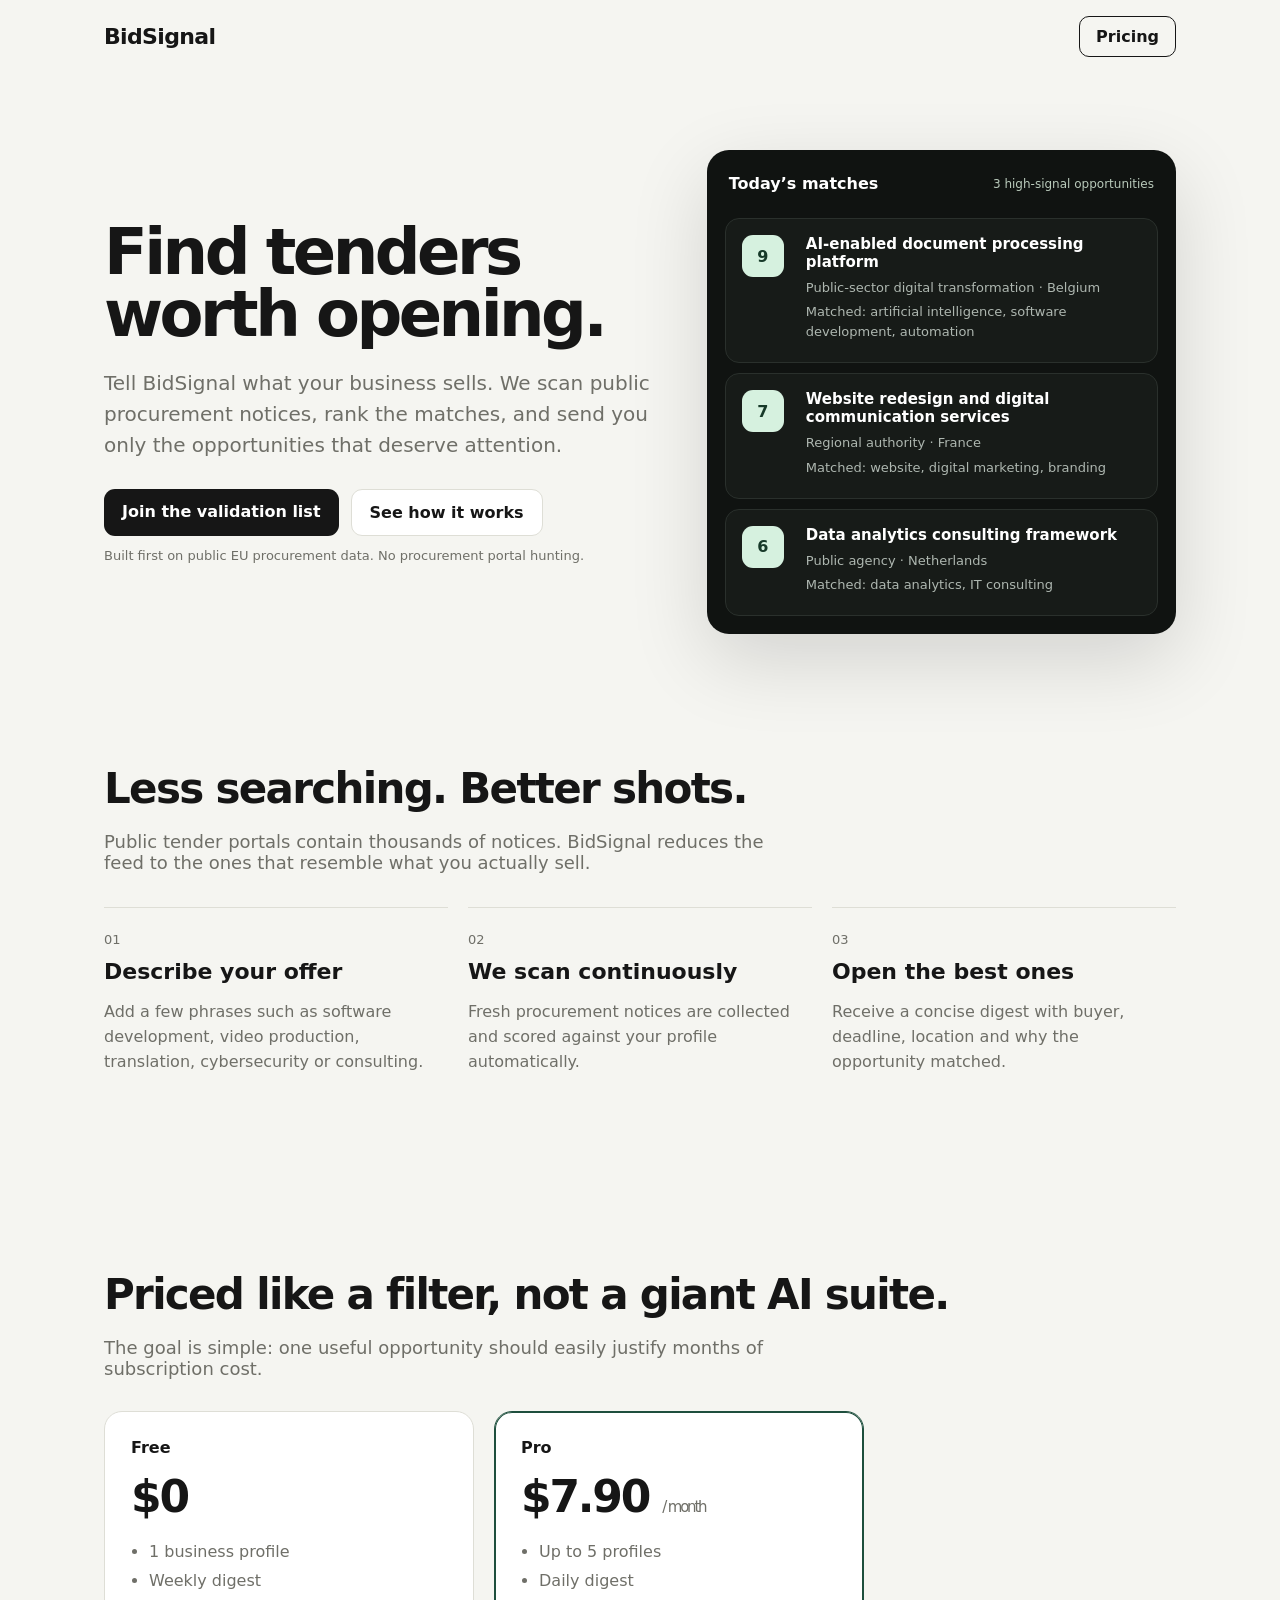
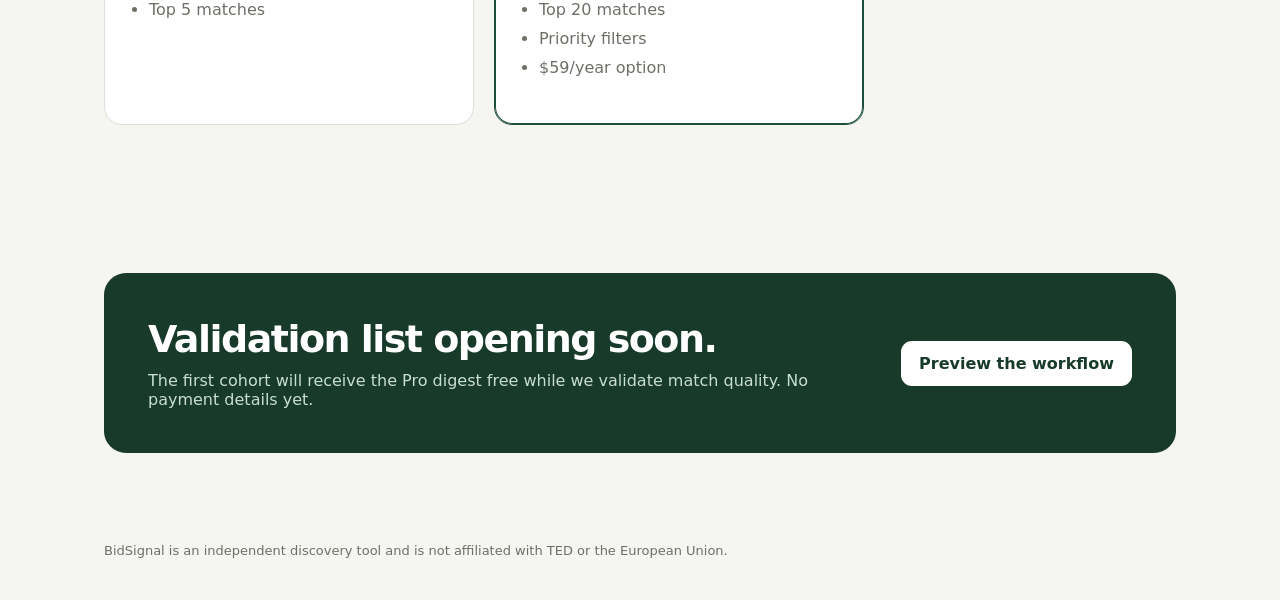
<file: docs/index.html>
<!doctype html>
<html lang="en">
<head>
<meta charset="utf-8"><meta name="viewport" content="width=device-width,initial-scale=1">
<title>BidSignal — Find public tenders worth opening</title>
<meta name="description" content="BidSignal scans public procurement notices and sends small businesses only the tenders that match what they sell.">
<style>
:root{--bg:#f5f5f1;--ink:#161616;--muted:#6f6f68;--line:#deded6;--card:#fff;--accent:#1e4f3d}*{box-sizing:border-box}body{margin:0;background:var(--bg);color:var(--ink);font-family:Inter,ui-sans-serif,system-ui,-apple-system,BlinkMacSystemFont,"Segoe UI",sans-serif}a{color:inherit}.wrap{max-width:1120px;margin:auto;padding:0 24px}nav{height:72px;display:flex;align-items:center;justify-content:space-between}.brand{font-weight:800;letter-spacing:-.03em;font-size:22px}.navcta{padding:10px 16px;border:1px solid var(--ink);border-radius:10px;text-decoration:none;font-weight:650}.hero{padding:78px 0 52px;display:grid;grid-template-columns:1.08fr .92fr;gap:52px;align-items:center}.hero h1{font-size:64px;line-height:.98;letter-spacing:-.055em;margin:0 0 22px;max-width:760px}.hero p{font-size:20px;line-height:1.55;color:var(--muted);max-width:650px;margin:0 0 28px}.actions{display:flex;gap:12px;flex-wrap:wrap}.primary,.secondary{display:inline-block;padding:13px 18px;border-radius:11px;text-decoration:none;font-weight:700}.primary{background:var(--ink);color:#fff}.secondary{border:1px solid var(--line);background:#fff}.note{font-size:13px;color:var(--muted);margin-top:12px}.demo{background:#101311;border-radius:22px;padding:18px;color:#fff;box-shadow:0 26px 80px rgba(0,0,0,.14)}.demohead{display:flex;justify-content:space-between;align-items:center;padding:6px 4px 15px}.status{font-size:12px;color:#b9cabb}.match{background:#171b18;border:1px solid #2a302c;border-radius:14px;padding:16px;margin-top:10px;display:grid;grid-template-columns:50px 1fr;gap:14px}.score{width:42px;height:42px;display:grid;place-items:center;border-radius:11px;background:#d6f1df;color:#173a29;font-weight:800}.match h3{font-size:15px;margin:0 0 7px}.match p{font-size:13px;margin:4px 0;color:#aeb7b0}.section{padding:78px 0}.section h2{font-size:42px;letter-spacing:-.04em;margin:0 0 14px}.lead{color:var(--muted);font-size:18px;max-width:700px}.steps{display:grid;grid-template-columns:repeat(3,1fr);gap:20px;margin-top:34px}.step{padding:24px 0;border-top:1px solid var(--line)}.num{font-size:13px;color:var(--muted)}.step h3{font-size:22px;margin:12px 0 9px}.step p{color:var(--muted);line-height:1.55}.pricing{display:grid;grid-template-columns:1fr 1fr;gap:20px;margin-top:32px;max-width:760px}.plan{background:var(--card);border:1px solid var(--line);border-radius:18px;padding:26px}.plan.pro{border-color:#1e4f3d;box-shadow:inset 0 0 0 1px #1e4f3d}.price{font-size:44px;font-weight:800;letter-spacing:-.05em;margin:14px 0}.price span{font-size:15px;color:var(--muted);font-weight:500}.plan ul{padding-left:18px;color:var(--muted);line-height:1.8}.signup{margin:70px 0 90px;padding:44px;border-radius:22px;background:#173a2b;color:#fff;display:grid;grid-template-columns:1fr auto;gap:24px;align-items:center}.signup h2{font-size:38px;letter-spacing:-.04em;margin:0 0 10px}.signup p{margin:0;color:#c9ded1}.signup a{background:#fff;color:#173a2b;text-decoration:none;padding:13px 18px;border-radius:11px;font-weight:800}footer{padding:0 0 42px;color:var(--muted);font-size:13px}@media(max-width:820px){.hero{grid-template-columns:1fr;padding-top:42px}.hero h1{font-size:48px}.steps,.pricing{grid-template-columns:1fr}.signup{grid-template-columns:1fr}.section{padding:56px 0}}
</style>
</head>
<body>
<div class="wrap">
<nav><div class="brand">BidSignal</div><a class="navcta" href="#pricing">Pricing</a></nav>
<section class="hero">
<div>
<h1>Find tenders worth opening.</h1>
<p>Tell BidSignal what your business sells. We scan public procurement notices, rank the matches, and send you only the opportunities that deserve attention.</p>
<div class="actions"><a class="primary" href="#early">Join the validation list</a><a class="secondary" href="#how">See how it works</a></div>
<div class="note">Built first on public EU procurement data. No procurement portal hunting.</div>
</div>
<div class="demo">
<div class="demohead"><strong>Today’s matches</strong><span class="status">3 high-signal opportunities</span></div>
<div class="match"><div class="score">9</div><div><h3>AI-enabled document processing platform</h3><p>Public-sector digital transformation · Belgium</p><p>Matched: artificial intelligence, software development, automation</p></div></div>
<div class="match"><div class="score">7</div><div><h3>Website redesign and digital communication services</h3><p>Regional authority · France</p><p>Matched: website, digital marketing, branding</p></div></div>
<div class="match"><div class="score">6</div><div><h3>Data analytics consulting framework</h3><p>Public agency · Netherlands</p><p>Matched: data analytics, IT consulting</p></div></div>
</div>
</section>
<section id="how" class="section"><h2>Less searching. Better shots.</h2><p class="lead">Public tender portals contain thousands of notices. BidSignal reduces the feed to the ones that resemble what you actually sell.</p><div class="steps"><div class="step"><div class="num">01</div><h3>Describe your offer</h3><p>Add a few phrases such as software development, video production, translation, cybersecurity or consulting.</p></div><div class="step"><div class="num">02</div><h3>We scan continuously</h3><p>Fresh procurement notices are collected and scored against your profile automatically.</p></div><div class="step"><div class="num">03</div><h3>Open the best ones</h3><p>Receive a concise digest with buyer, deadline, location and why the opportunity matched.</p></div></div></section>
<section id="pricing" class="section"><h2>Priced like a filter, not a giant AI suite.</h2><p class="lead">The goal is simple: one useful opportunity should easily justify months of subscription cost.</p><div class="pricing"><div class="plan"><strong>Free</strong><div class="price">$0</div><ul><li>1 business profile</li><li>Weekly digest</li><li>Top 5 matches</li></ul></div><div class="plan pro"><strong>Pro</strong><div class="price">$7.90 <span>/ month</span></div><ul><li>Up to 5 profiles</li><li>Daily digest</li><li>Top 20 matches</li><li>Priority filters</li><li>$59/year option</li></ul></div></div></section>
<section id="early" class="signup"><div><h2>Validation list opening soon.</h2><p>The first cohort will receive the Pro digest free while we validate match quality. No payment details yet.</p></div><a href="#how">Preview the workflow</a></section>
<footer>BidSignal is an independent discovery tool and is not affiliated with TED or the European Union.</footer>
</div>
</body></html>
</file>
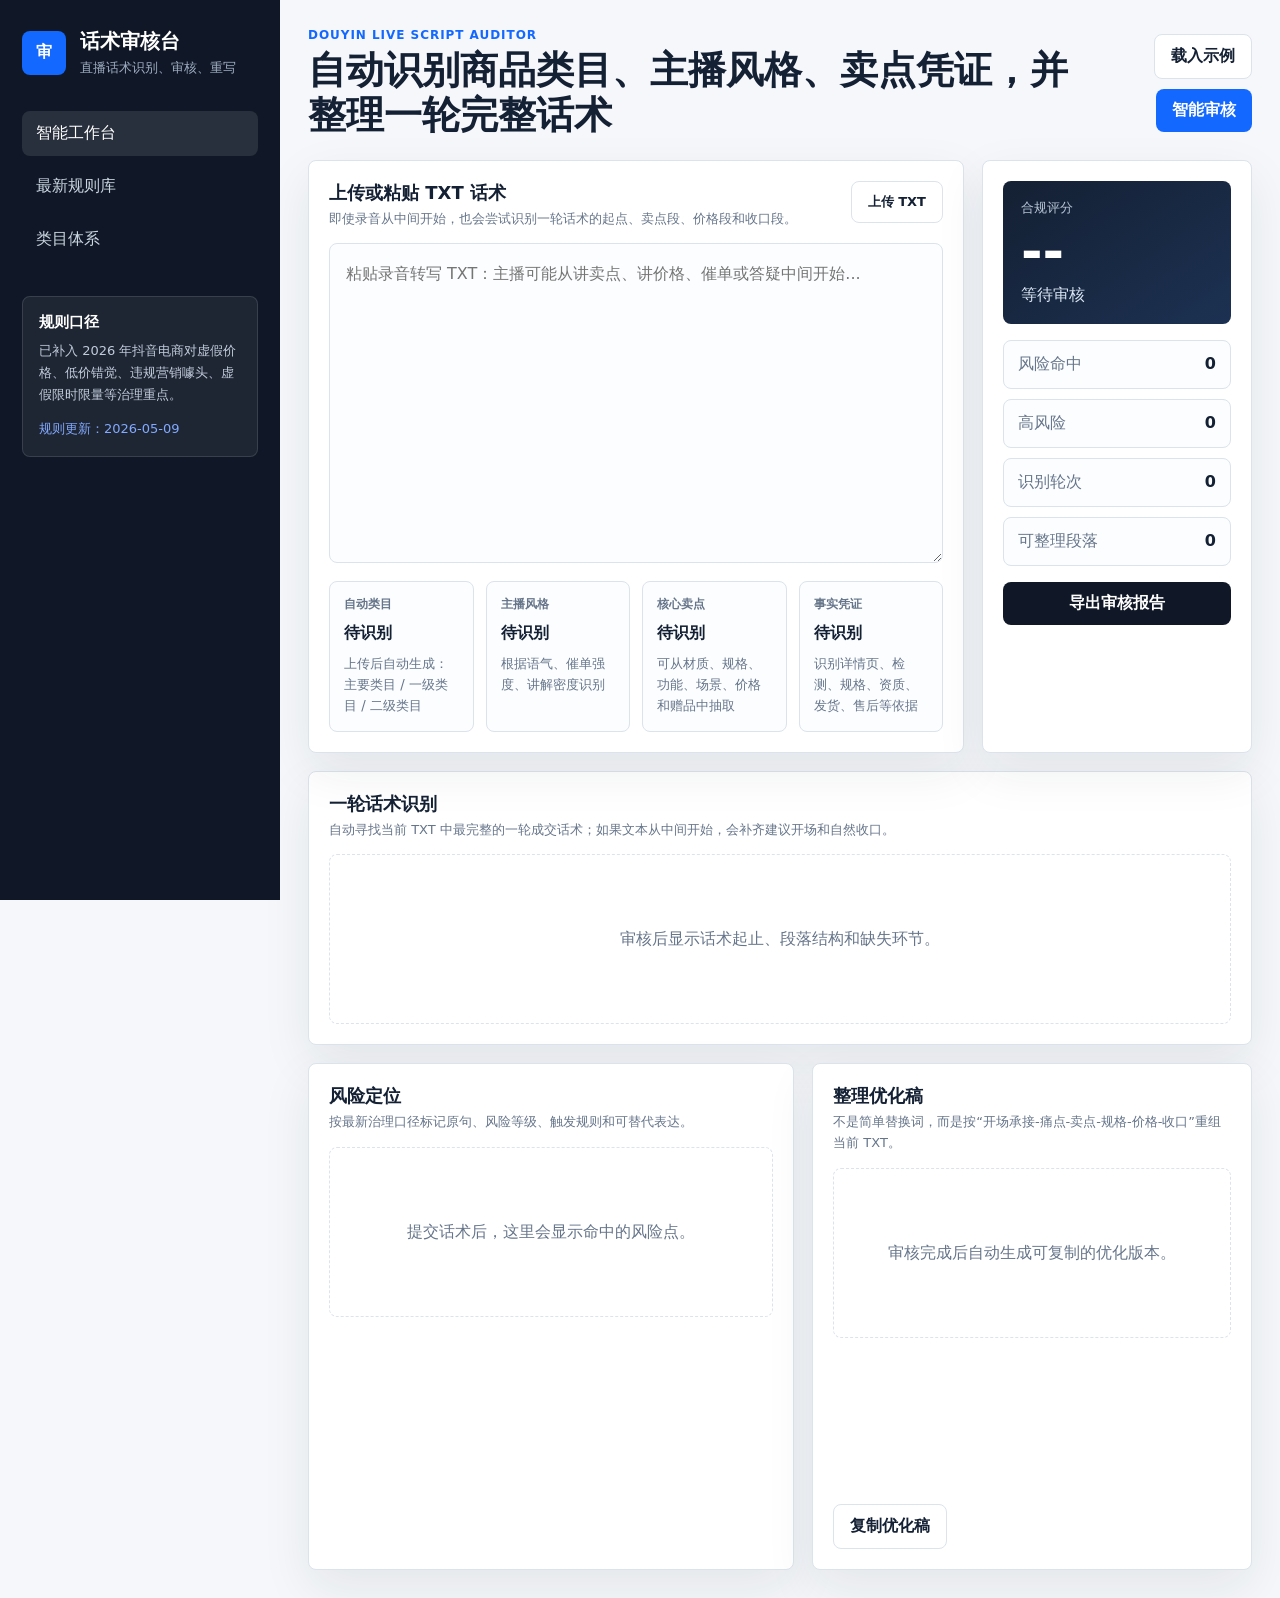
<file: projects/Dy话术审核/index.html>
<!doctype html>
<html lang="zh-CN">
  <head>
    <meta charset="UTF-8" />
    <meta name="viewport" content="width=device-width, initial-scale=1.0" />
    <title>抖音直播话术审核与优化工作台</title>
    <link rel="stylesheet" href="./styles.css" />
  </head>
  <body>
    <main class="app-shell">
      <aside class="sidebar">
        <div class="brand">
          <div class="brand-mark">审</div>
          <div>
            <h1>话术审核台</h1>
            <p>直播话术识别、审核、重写</p>
          </div>
        </div>

        <nav class="nav-list" aria-label="工具模块">
          <button class="nav-item active" data-section="workspace">智能工作台</button>
          <button class="nav-item" data-section="rules">最新规则库</button>
          <button class="nav-item" data-section="taxonomy">类目体系</button>
        </nav>

        <section class="source-box">
          <h2>规则口径</h2>
          <p>已补入 2026 年抖音电商对虚假价格、低价错觉、违规营销噱头、虚假限时限量等治理重点。</p>
          <p class="updated">规则更新：2026-05-09</p>
        </section>
      </aside>

      <section class="main-panel">
        <header class="topbar">
          <div>
            <p class="eyebrow">Douyin Live Script Auditor</p>
            <h2>自动识别商品类目、主播风格、卖点凭证，并整理一轮完整话术</h2>
          </div>
          <div class="topbar-actions">
            <button class="ghost-btn" id="sampleBtn" type="button">载入示例</button>
            <button class="primary-btn" id="auditBtn" type="button">智能审核</button>
          </div>
        </header>

        <section class="section-view active" id="workspace">
          <div class="workspace-grid">
            <section class="input-panel">
              <div class="panel-title">
                <div>
                  <h3>上传或粘贴 TXT 话术</h3>
                  <p>即使录音从中间开始，也会尝试识别一轮话术的起点、卖点段、价格段和收口段。</p>
                </div>
                <label class="file-btn">
                  上传 TXT
                  <input id="fileInput" type="file" accept=".txt,text/plain" />
                </label>
              </div>

              <textarea
                id="scriptInput"
                spellcheck="false"
                placeholder="粘贴录音转写 TXT：主播可能从讲卖点、讲价格、催单或答疑中间开始..."
              ></textarea>

              <div class="auto-grid">
                <article>
                  <span>自动类目</span>
                  <strong id="detectedCategory">待识别</strong>
                  <small id="categoryPath">上传后自动生成：主要类目 / 一级类目 / 二级类目</small>
                </article>
                <article>
                  <span>主播风格</span>
                  <strong id="detectedStyle">待识别</strong>
                  <small id="styleReason">根据语气、催单强度、讲解密度识别</small>
                </article>
                <article>
                  <span>核心卖点</span>
                  <strong id="detectedSellingPoints">待识别</strong>
                  <small>可从材质、规格、功能、场景、价格和赠品中抽取</small>
                </article>
                <article>
                  <span>事实凭证</span>
                  <strong id="detectedProofs">待识别</strong>
                  <small>识别详情页、检测、规格、资质、发货、售后等依据</small>
                </article>
              </div>
            </section>

            <section class="score-panel">
              <div class="score-card">
                <span>合规评分</span>
                <strong id="scoreValue">--</strong>
                <p id="scoreLabel">等待审核</p>
              </div>
              <div class="metric-list">
                <div><span>风险命中</span><strong id="riskCount">0</strong></div>
                <div><span>高风险</span><strong id="highCount">0</strong></div>
                <div><span>识别轮次</span><strong id="roundCount">0</strong></div>
                <div><span>可整理段落</span><strong id="segmentCount">0</strong></div>
              </div>
              <button class="secondary-btn" id="exportBtn" type="button">导出审核报告</button>
            </section>
          </div>

          <section class="round-panel">
            <div class="panel-title compact">
              <h3>一轮话术识别</h3>
              <p>自动寻找当前 TXT 中最完整的一轮成交话术；如果文本从中间开始，会补齐建议开场和自然收口。</p>
            </div>
            <div id="roundMap" class="round-map">
              <div class="empty-state">审核后显示话术起止、段落结构和缺失环节。</div>
            </div>
          </section>

          <section class="result-grid">
            <div class="result-panel">
              <div class="panel-title compact">
                <h3>风险定位</h3>
                <p>按最新治理口径标记原句、风险等级、触发规则和可替代表达。</p>
              </div>
              <div class="risk-list" id="riskList">
                <div class="empty-state">提交话术后，这里会显示命中的风险点。</div>
              </div>
            </div>

            <div class="result-panel">
              <div class="panel-title compact">
                <h3>整理优化稿</h3>
                <p>不是简单替换词，而是按“开场承接-痛点-卖点-规格-价格-收口”重组当前 TXT。</p>
              </div>
              <div class="optimized-output" id="optimizedOutput">
                <div class="empty-state">审核完成后自动生成可复制的优化版本。</div>
              </div>
              <button class="ghost-btn copy-btn" id="copyBtn" type="button">复制优化稿</button>
            </div>
          </section>
        </section>

        <section class="section-view" id="rules">
          <div class="rules-toolbar">
            <h3>抖音直播话术规则库</h3>
            <input id="ruleSearch" type="search" placeholder="搜索：低价错觉、虚假限时、功效、站外交易..." />
          </div>
          <div class="rules-grid" id="rulesGrid"></div>
        </section>

        <section class="section-view" id="taxonomy">
          <div class="rules-toolbar">
            <h3>主要类目 / 一级类目 / 二级类目</h3>
            <input id="taxonomySearch" type="search" placeholder="搜索：保鲜袋、护肤、茶叶、童装..." />
          </div>
          <div class="taxonomy-grid" id="taxonomyGrid"></div>
        </section>
      </section>
    </main>

    <script src="./app.js"></script>
  </body>
</html>
</file>
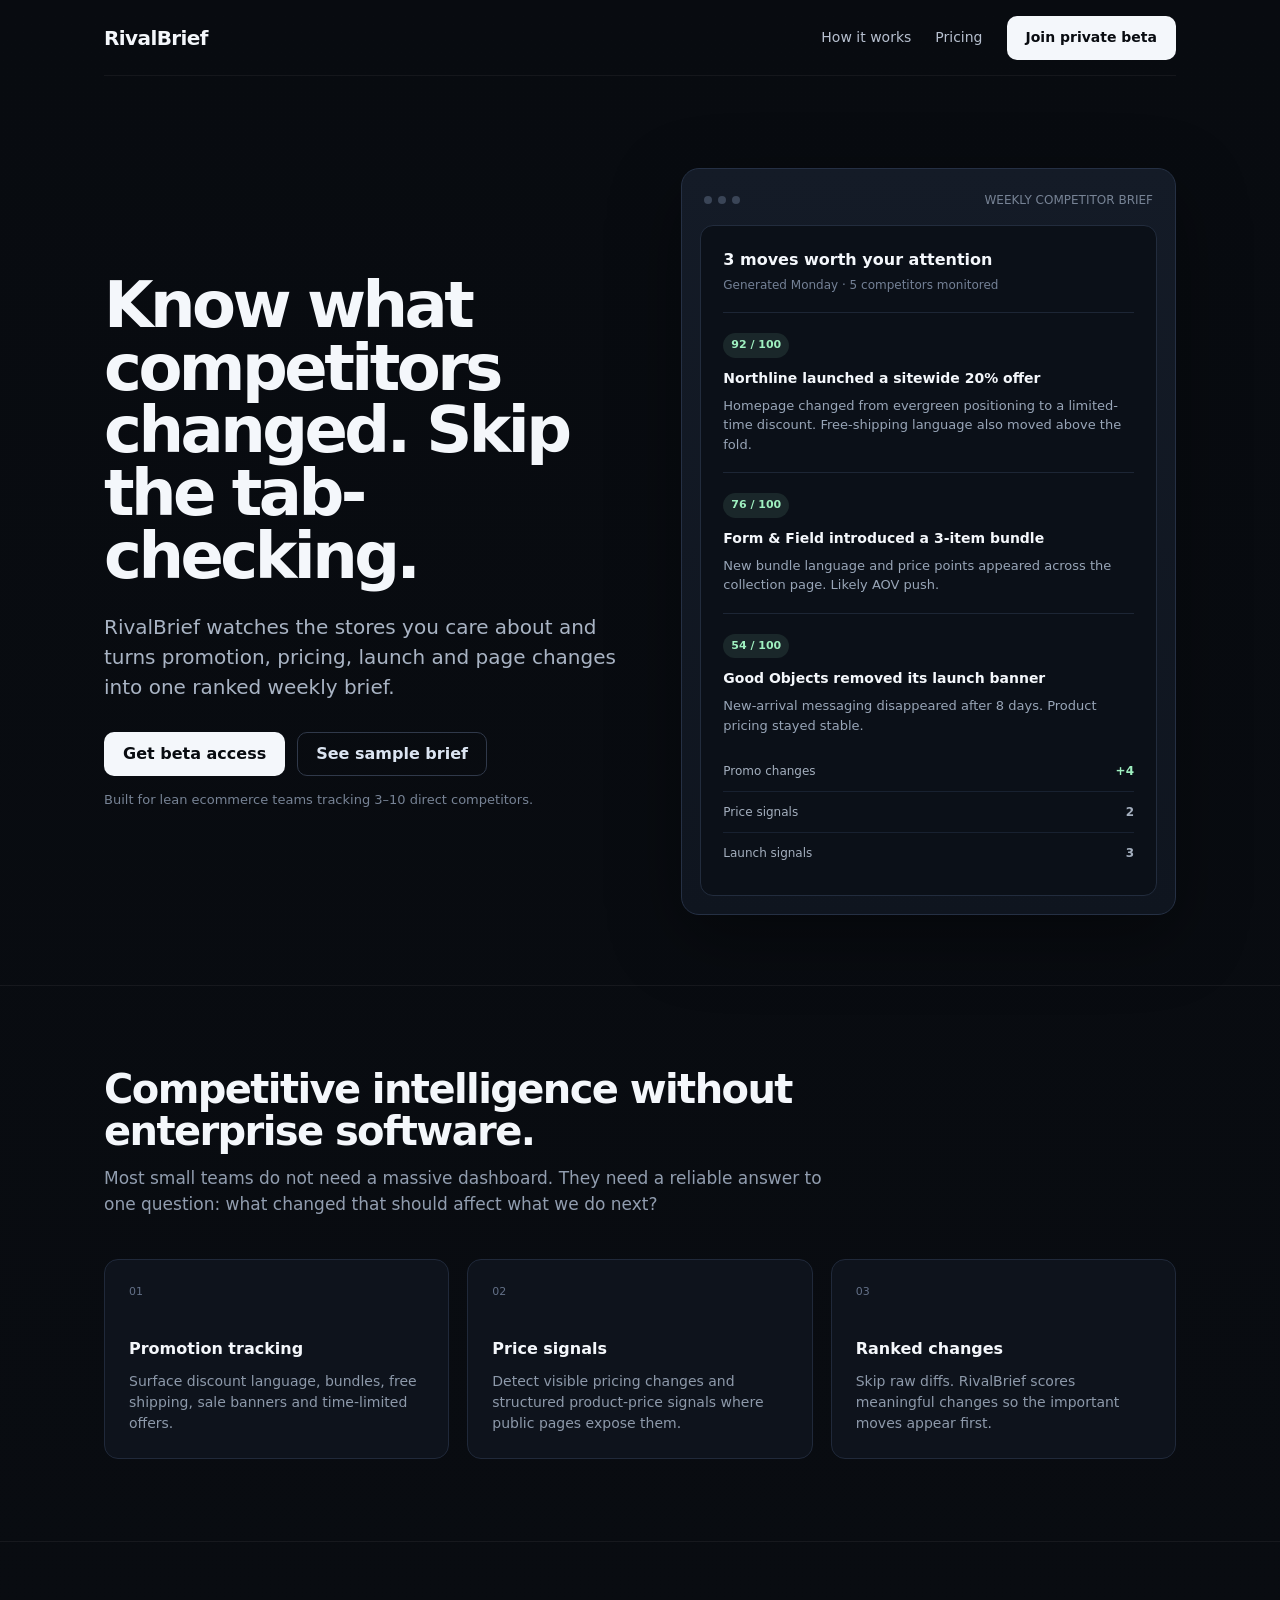
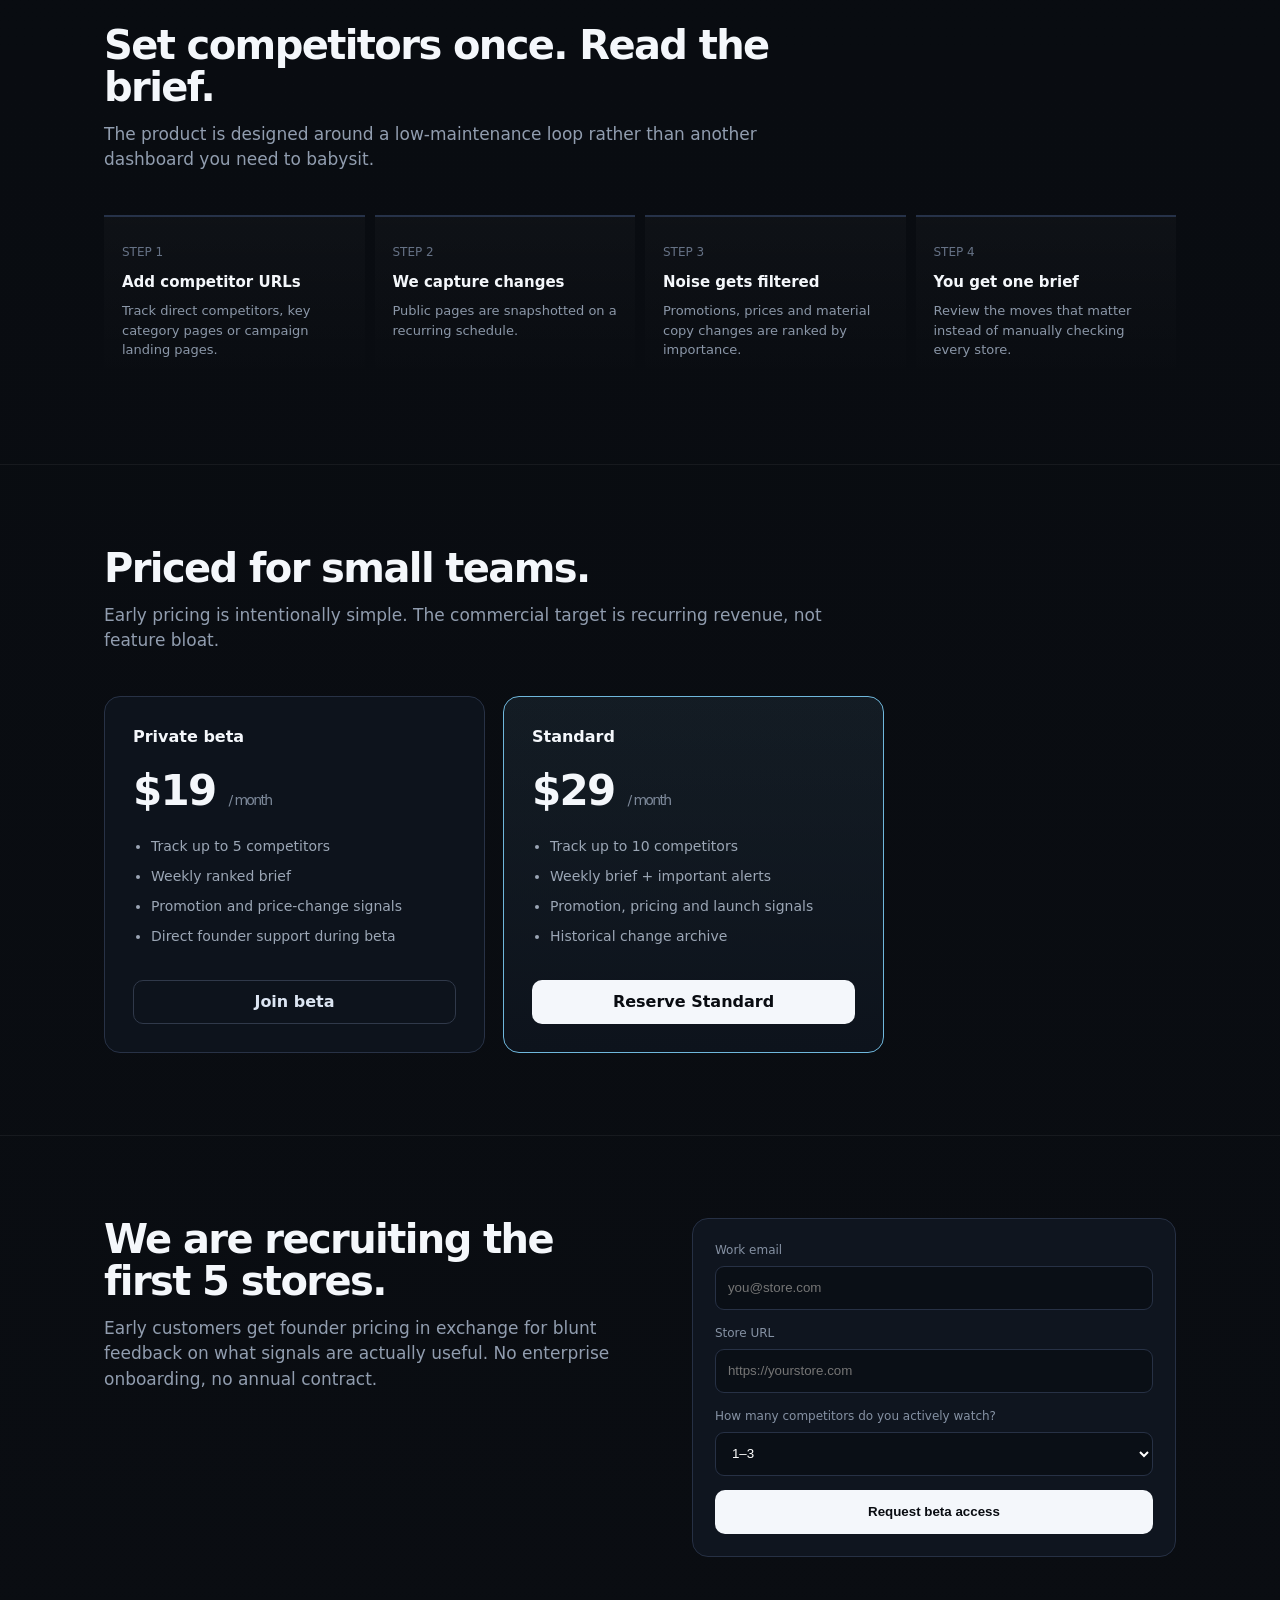
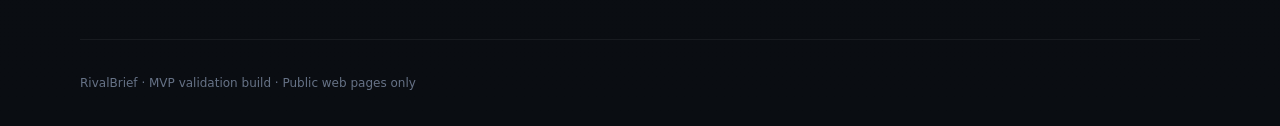
<file: projects/rivalbrief/site/index.html>
<!doctype html>
<html lang="en">
<head>
  <meta charset="utf-8" />
  <meta name="viewport" content="width=device-width,initial-scale=1" />
  <title>RivalBrief — Competitor moves, without the tab-checking</title>
  <meta name="description" content="A weekly competitor brief for small ecommerce teams. Track promotions, pricing, launch signals and important page changes." />
  <style>
    :root{--bg:#0a0d12;--panel:#111722;--muted:#8f9bad;--text:#f4f7fb;--line:#202838;--accent:#8ad4ff;--accent2:#9ff0c0;--danger:#ffb39f;--max:1120px}
    *{box-sizing:border-box}html{scroll-behavior:smooth}body{margin:0;background:linear-gradient(180deg,#080b10 0%,#0a0d12 100%);color:var(--text);font-family:Inter,ui-sans-serif,system-ui,-apple-system,BlinkMacSystemFont,"Segoe UI",sans-serif;line-height:1.5}
    a{color:inherit;text-decoration:none}.wrap{max-width:var(--max);margin:auto;padding:0 24px}.nav{height:76px;display:flex;align-items:center;justify-content:space-between;border-bottom:1px solid rgba(255,255,255,.05)}
    .brand{font-weight:800;letter-spacing:-.03em;font-size:20px}.navlinks{display:flex;gap:24px;align-items:center;color:#b7c0cf;font-size:14px}.btn{display:inline-flex;align-items:center;justify-content:center;min-height:44px;padding:0 18px;border-radius:10px;background:#f4f7fb;color:#090c11;font-weight:700;border:1px solid transparent;cursor:pointer}.btn.secondary{background:transparent;color:#dce5f2;border-color:#30394a}
    .hero{padding:92px 0 70px;display:grid;grid-template-columns:1.03fr .97fr;gap:52px;align-items:center}.hero h1{font-size:64px;line-height:.98;letter-spacing:-.055em;margin:0 0 24px;max-width:720px}.hero p{font-size:20px;color:#a9b4c4;max-width:650px;margin:0 0 30px}.actions{display:flex;gap:12px;flex-wrap:wrap}.micro{font-size:13px;color:#778395;margin-top:14px}
    .demo{background:linear-gradient(180deg,#141b27,#0f151f);border:1px solid #253044;border-radius:18px;padding:18px;box-shadow:0 22px 70px rgba(0,0,0,.38)}.demoTop{display:flex;align-items:center;justify-content:space-between;padding:4px 4px 16px}.dots{display:flex;gap:6px}.dot{width:8px;height:8px;border-radius:50%;background:#3a4557}.demoTitle{font-size:12px;color:#778395}.brief{background:#0b1018;border:1px solid #222c3d;border-radius:13px;padding:22px}.brief h3{margin:0 0 4px;font-size:16px}.small{font-size:12px;color:#748196}.move{margin-top:18px;padding-top:18px;border-top:1px solid #1d2635}.score{display:inline-flex;font-size:11px;font-weight:800;padding:4px 8px;border-radius:99px;background:rgba(159,240,192,.1);color:var(--accent2);margin-bottom:10px}.move strong{display:block;font-size:14px;margin-bottom:7px}.move p{font-size:13px;color:#98a5b7;margin:0}.signal{display:flex;justify-content:space-between;gap:12px;font-size:12px;color:#a4afbe;padding:11px 0;border-bottom:1px solid #182130}.signal:last-child{border-bottom:0}.up{color:var(--accent2)}
    section{padding:82px 0;border-top:1px solid rgba(255,255,255,.055)}.sectionHead{max-width:720px;margin-bottom:42px}.sectionHead h2{font-size:40px;letter-spacing:-.04em;line-height:1.05;margin:0 0 14px}.sectionHead p{color:#919daf;font-size:17px;margin:0}.grid3{display:grid;grid-template-columns:repeat(3,1fr);gap:18px}.feature{padding:24px;border:1px solid #20293a;border-radius:14px;background:#0e131c}.feature b{display:block;font-size:16px;margin-bottom:10px}.feature p{margin:0;color:#8d99aa;font-size:14px}.num{font-size:11px;color:#637087;margin-bottom:36px}
    .workflow{display:grid;grid-template-columns:repeat(4,1fr);gap:10px}.step{padding:22px 18px;border-top:2px solid #263249;background:linear-gradient(180deg,rgba(255,255,255,.025),transparent)}.step span{font-size:12px;color:#667286}.step b{display:block;margin:8px 0;font-size:15px}.step p{font-size:13px;color:#8b97a8;margin:0}
    .pricing{display:grid;grid-template-columns:1fr 1fr;gap:18px;max-width:780px}.priceCard{border:1px solid #283246;border-radius:16px;padding:28px;background:#0d131c}.priceCard.primary{border-color:#6fb7dc;background:linear-gradient(180deg,rgba(138,212,255,.08),#0d131c)}.price{font-size:42px;font-weight:800;letter-spacing:-.04em;margin:10px 0}.price small{font-size:14px;color:#7d899a;font-weight:500}.priceCard ul{padding-left:18px;color:#9ba6b5;font-size:14px;min-height:130px}.priceCard li{margin:9px 0}.priceCard .btn{width:100%}
    .founder{display:grid;grid-template-columns:1fr .9fr;gap:50px;align-items:start}.form{background:#0f151f;border:1px solid #263044;border-radius:16px;padding:22px}.form label{display:block;font-size:12px;color:#8591a3;margin-bottom:7px}.form input,.form select{width:100%;height:44px;background:#0a0f16;border:1px solid #273145;border-radius:9px;color:white;padding:0 12px;margin-bottom:14px;outline:none}.form button{width:100%}.success{display:none;color:var(--accent2);font-size:13px;margin-top:12px}.footer{padding:34px 0;color:#667286;font-size:12px;border-top:1px solid rgba(255,255,255,.06)}
    @media(max-width:860px){.navlinks a:not(.btn){display:none}.hero{grid-template-columns:1fr;padding-top:64px}.hero h1{font-size:49px}.grid3,.workflow,.pricing,.founder{grid-template-columns:1fr}.demo{margin-top:10px}.sectionHead h2{font-size:34px}}
  </style>
</head>
<body>
  <div class="wrap">
    <nav class="nav">
      <div class="brand">RivalBrief</div>
      <div class="navlinks"><a href="#how">How it works</a><a href="#pricing">Pricing</a><a class="btn" href="#beta">Join private beta</a></div>
    </nav>

    <main class="hero">
      <div>
        <h1>Know what competitors changed. Skip the tab-checking.</h1>
        <p>RivalBrief watches the stores you care about and turns promotion, pricing, launch and page changes into one ranked weekly brief.</p>
        <div class="actions"><a class="btn" href="#beta">Get beta access</a><a class="btn secondary" href="#sample">See sample brief</a></div>
        <div class="micro">Built for lean ecommerce teams tracking 3–10 direct competitors.</div>
      </div>

      <div class="demo" id="sample">
        <div class="demoTop"><div class="dots"><i class="dot"></i><i class="dot"></i><i class="dot"></i></div><div class="demoTitle">WEEKLY COMPETITOR BRIEF</div></div>
        <div class="brief">
          <h3>3 moves worth your attention</h3>
          <div class="small">Generated Monday · 5 competitors monitored</div>
          <div class="move"><span class="score">92 / 100</span><strong>Northline launched a sitewide 20% offer</strong><p>Homepage changed from evergreen positioning to a limited-time discount. Free-shipping language also moved above the fold.</p></div>
          <div class="move"><span class="score">76 / 100</span><strong>Form & Field introduced a 3-item bundle</strong><p>New bundle language and price points appeared across the collection page. Likely AOV push.</p></div>
          <div class="move"><span class="score">54 / 100</span><strong>Good Objects removed its launch banner</strong><p>New-arrival messaging disappeared after 8 days. Product pricing stayed stable.</p></div>
          <div style="margin-top:16px">
            <div class="signal"><span>Promo changes</span><b class="up">+4</b></div>
            <div class="signal"><span>Price signals</span><b>2</b></div>
            <div class="signal"><span>Launch signals</span><b>3</b></div>
          </div>
        </div>
      </div>
    </main>
  </div>

  <section>
    <div class="wrap">
      <div class="sectionHead"><h2>Competitive intelligence without enterprise software.</h2><p>Most small teams do not need a massive dashboard. They need a reliable answer to one question: what changed that should affect what we do next?</p></div>
      <div class="grid3">
        <div class="feature"><div class="num">01</div><b>Promotion tracking</b><p>Surface discount language, bundles, free shipping, sale banners and time-limited offers.</p></div>
        <div class="feature"><div class="num">02</div><b>Price signals</b><p>Detect visible pricing changes and structured product-price signals where public pages expose them.</p></div>
        <div class="feature"><div class="num">03</div><b>Ranked changes</b><p>Skip raw diffs. RivalBrief scores meaningful changes so the important moves appear first.</p></div>
      </div>
    </div>
  </section>

  <section id="how">
    <div class="wrap">
      <div class="sectionHead"><h2>Set competitors once. Read the brief.</h2><p>The product is designed around a low-maintenance loop rather than another dashboard you need to babysit.</p></div>
      <div class="workflow">
        <div class="step"><span>STEP 1</span><b>Add competitor URLs</b><p>Track direct competitors, key category pages or campaign landing pages.</p></div>
        <div class="step"><span>STEP 2</span><b>We capture changes</b><p>Public pages are snapshotted on a recurring schedule.</p></div>
        <div class="step"><span>STEP 3</span><b>Noise gets filtered</b><p>Promotions, prices and material copy changes are ranked by importance.</p></div>
        <div class="step"><span>STEP 4</span><b>You get one brief</b><p>Review the moves that matter instead of manually checking every store.</p></div>
      </div>
    </div>
  </section>

  <section id="pricing">
    <div class="wrap">
      <div class="sectionHead"><h2>Priced for small teams.</h2><p>Early pricing is intentionally simple. The commercial target is recurring revenue, not feature bloat.</p></div>
      <div class="pricing">
        <div class="priceCard"><b>Private beta</b><div class="price">$19 <small>/ month</small></div><ul><li>Track up to 5 competitors</li><li>Weekly ranked brief</li><li>Promotion and price-change signals</li><li>Direct founder support during beta</li></ul><a class="btn secondary" href="#beta">Join beta</a></div>
        <div class="priceCard primary"><b>Standard</b><div class="price">$29 <small>/ month</small></div><ul><li>Track up to 10 competitors</li><li>Weekly brief + important alerts</li><li>Promotion, pricing and launch signals</li><li>Historical change archive</li></ul><a class="btn" href="#beta">Reserve Standard</a></div>
      </div>
    </div>
  </section>

  <section id="beta">
    <div class="wrap founder">
      <div class="sectionHead"><h2>We are recruiting the first 5 stores.</h2><p>Early customers get founder pricing in exchange for blunt feedback on what signals are actually useful. No enterprise onboarding, no annual contract.</p></div>
      <form class="form" id="leadForm">
        <label for="email">Work email</label><input required id="email" type="email" placeholder="you@store.com" />
        <label for="store">Store URL</label><input required id="store" type="url" placeholder="https://yourstore.com" />
        <label for="count">How many competitors do you actively watch?</label><select id="count"><option>1–3</option><option>4–5</option><option>6–10</option><option>10+</option></select>
        <button class="btn" type="submit">Request beta access</button>
        <div class="success" id="success">Saved locally for this demo. Production lead capture will be connected at launch.</div>
      </form>
    </div>
  </section>

  <div class="wrap footer">RivalBrief · MVP validation build · Public web pages only</div>
  <script>
    document.getElementById('leadForm').addEventListener('submit',function(e){e.preventDefault();const lead={email:email.value,store:store.value,count:count.value,createdAt:new Date().toISOString()};const leads=JSON.parse(localStorage.getItem('rivalbrief-leads')||'[]');leads.push(lead);localStorage.setItem('rivalbrief-leads',JSON.stringify(leads));document.getElementById('success').style.display='block';this.reset();});
  </script>
</body>
</html>
</file>
<file: projects/Dy话术审核/styles.css>
:root {
  color-scheme: light;
  --bg: #f5f7fa;
  --panel: #ffffff;
  --panel-soft: #eef3f8;
  --ink: #142033;
  --muted: #66758a;
  --line: #dbe3ec;
  --accent: #1268ff;
  --accent-dark: #0d48b6;
  --ok: #0f9f6e;
  --warn: #c47a00;
  --danger: #d92d20;
  --shadow: 0 18px 50px rgba(20, 32, 51, 0.08);
}

* {
  box-sizing: border-box;
}

body {
  margin: 0;
  min-height: 100vh;
  background: var(--bg);
  color: var(--ink);
  font-family:
    Inter, "PingFang SC", "Microsoft YaHei", system-ui, -apple-system, BlinkMacSystemFont,
    sans-serif;
  letter-spacing: 0;
}

button,
input,
select,
textarea {
  font: inherit;
}

button {
  cursor: pointer;
}

.app-shell {
  display: grid;
  grid-template-columns: 280px minmax(0, 1fr);
  min-height: 100vh;
}

.sidebar {
  position: sticky;
  top: 0;
  height: 100vh;
  padding: 28px 22px;
  background: #101827;
  color: #fff;
}

.brand {
  display: flex;
  gap: 14px;
  align-items: center;
  margin-bottom: 34px;
}

.brand-mark {
  display: grid;
  width: 44px;
  height: 44px;
  place-items: center;
  border-radius: 8px;
  background: var(--accent);
  font-weight: 800;
}

.brand h1,
.brand p,
.source-box h2,
.source-box p,
.topbar h2,
.topbar p,
.panel-title h3,
.panel-title p,
.rules-toolbar h3,
.template-layout h3 {
  margin: 0;
}

.brand h1 {
  font-size: 20px;
}

.brand p {
  color: #9faec3;
  font-size: 13px;
  margin-top: 4px;
}

.nav-list {
  display: grid;
  gap: 8px;
}

.nav-item {
  border: 0;
  border-radius: 8px;
  padding: 12px 14px;
  background: transparent;
  color: #cbd5e1;
  text-align: left;
}

.nav-item.active,
.nav-item:hover {
  background: rgba(255, 255, 255, 0.1);
  color: #fff;
}

.source-box {
  margin-top: 34px;
  padding: 16px;
  border: 1px solid rgba(255, 255, 255, 0.12);
  border-radius: 8px;
  background: rgba(255, 255, 255, 0.06);
}

.source-box h2 {
  font-size: 15px;
  margin-bottom: 8px;
}

.source-box p {
  color: #c1ccdb;
  font-size: 13px;
  line-height: 1.7;
}

.source-box .updated {
  color: #82aaff;
  margin-top: 12px;
}

.main-panel {
  padding: 28px;
  min-width: 0;
}

.topbar {
  display: flex;
  justify-content: space-between;
  gap: 18px;
  align-items: center;
  margin-bottom: 22px;
}

.eyebrow {
  color: var(--accent);
  font-size: 12px;
  font-weight: 800;
  letter-spacing: 0.08em;
  text-transform: uppercase;
}

.topbar h2 {
  margin-top: 6px;
  font-size: clamp(24px, 3vw, 38px);
  line-height: 1.18;
}

.topbar-actions {
  display: flex;
  gap: 10px;
  flex-wrap: wrap;
  justify-content: flex-end;
}

.primary-btn,
.secondary-btn,
.ghost-btn,
.file-btn {
  border: 0;
  border-radius: 8px;
  padding: 11px 16px;
  font-weight: 700;
  white-space: nowrap;
}

.primary-btn {
  background: var(--accent);
  color: #fff;
}

.secondary-btn {
  width: 100%;
  background: #101827;
  color: #fff;
}

.ghost-btn,
.file-btn {
  border: 1px solid var(--line);
  background: #fff;
  color: var(--ink);
}

.file-btn input {
  display: none;
}

.section-view {
  display: none;
}

.section-view.active {
  display: block;
}

.workspace-grid {
  display: grid;
  grid-template-columns: minmax(0, 1fr) 270px;
  gap: 18px;
  align-items: stretch;
}

.input-panel,
.score-panel,
.result-panel,
.rules-grid article,
.template-layout section {
  border: 1px solid var(--line);
  border-radius: 8px;
  background: var(--panel);
  box-shadow: var(--shadow);
}

.input-panel,
.score-panel,
.result-panel,
.template-layout section {
  padding: 20px;
}

.panel-title {
  display: flex;
  justify-content: space-between;
  gap: 14px;
  align-items: flex-start;
  margin-bottom: 14px;
}

.panel-title.compact {
  display: block;
}

.panel-title h3,
.rules-toolbar h3,
.template-layout h3 {
  font-size: 18px;
}

.panel-title p {
  color: var(--muted);
  font-size: 13px;
  line-height: 1.6;
  margin-top: 4px;
}

textarea {
  width: 100%;
  min-height: 320px;
  resize: vertical;
  border: 1px solid var(--line);
  border-radius: 8px;
  padding: 16px;
  color: var(--ink);
  background: #fbfdff;
  line-height: 1.8;
  outline: none;
}

textarea:focus,
input:focus,
select:focus {
  border-color: var(--accent);
  box-shadow: 0 0 0 3px rgba(18, 104, 255, 0.12);
}

.meta-grid,
.auto-grid {
  display: grid;
  grid-template-columns: repeat(4, minmax(0, 1fr));
  gap: 12px;
  margin-top: 14px;
}

.auto-grid article {
  min-height: 108px;
  border: 1px solid var(--line);
  border-radius: 8px;
  padding: 14px;
  background: #fbfdff;
}

.auto-grid span,
.taxonomy-grid span {
  display: block;
  color: var(--muted);
  font-size: 12px;
  font-weight: 800;
  margin-bottom: 8px;
}

.auto-grid strong {
  display: block;
  color: var(--ink);
  font-size: 16px;
  line-height: 1.45;
  margin-bottom: 8px;
}

.auto-grid small,
.taxonomy-grid small {
  color: var(--muted);
  line-height: 1.6;
}

label {
  display: grid;
  gap: 7px;
  color: var(--muted);
  font-size: 13px;
  font-weight: 700;
}

input,
select {
  width: 100%;
  border: 1px solid var(--line);
  border-radius: 8px;
  padding: 10px 12px;
  background: #fff;
  color: var(--ink);
  outline: none;
}

.score-panel {
  display: grid;
  align-content: start;
  gap: 16px;
}

.score-card {
  display: grid;
  gap: 8px;
  padding: 18px;
  border-radius: 8px;
  background: linear-gradient(145deg, #142033, #1c3152);
  color: #fff;
}

.score-card span {
  color: #b9c6d8;
  font-size: 13px;
}

.score-card strong {
  font-size: 52px;
  line-height: 1;
}

.score-card p {
  margin: 0;
  color: #dce7f5;
}

.metric-list {
  display: grid;
  gap: 10px;
}

.metric-list div {
  display: flex;
  justify-content: space-between;
  padding: 13px 14px;
  border: 1px solid var(--line);
  border-radius: 8px;
  background: #fbfdff;
}

.metric-list span {
  color: var(--muted);
}

.result-grid {
  display: grid;
  grid-template-columns: 1.05fr 0.95fr;
  gap: 18px;
  margin-top: 18px;
}

.round-panel {
  margin-top: 18px;
  border: 1px solid var(--line);
  border-radius: 8px;
  background: var(--panel);
  padding: 20px;
  box-shadow: var(--shadow);
}

.round-map {
  display: grid;
  gap: 14px;
  margin-top: 14px;
}

.round-summary {
  display: flex;
  gap: 10px;
  flex-wrap: wrap;
  align-items: center;
}

.round-summary strong,
.round-summary span {
  border-radius: 999px;
  padding: 7px 10px;
  background: var(--panel-soft);
  color: var(--ink);
  font-size: 13px;
}

.round-summary strong {
  background: #dceaff;
  color: var(--accent-dark);
}

.segment-list {
  display: grid;
  gap: 10px;
}

.segment-list article {
  border: 1px solid var(--line);
  border-radius: 8px;
  padding: 12px;
  background: #fff;
}

.segment-list article.selected {
  border-color: rgba(18, 104, 255, 0.45);
  background: #f3f8ff;
}

.segment-list span {
  color: var(--accent-dark);
  font-size: 12px;
  font-weight: 800;
}

.segment-list p {
  margin: 7px 0 0;
  color: var(--muted);
  line-height: 1.7;
}

.risk-list,
.optimized-output {
  display: grid;
  gap: 12px;
  margin-top: 14px;
}

.risk-item {
  border: 1px solid var(--line);
  border-left: 5px solid var(--warn);
  border-radius: 8px;
  padding: 14px;
  background: #fff;
}

.risk-item.high {
  border-left-color: var(--danger);
}

.risk-item.low {
  border-left-color: var(--ok);
}

.risk-head {
  display: flex;
  justify-content: space-between;
  gap: 12px;
  margin-bottom: 8px;
}

.risk-head strong {
  font-size: 15px;
}

.badge {
  border-radius: 999px;
  padding: 4px 9px;
  color: #fff;
  background: var(--warn);
  font-size: 12px;
  font-weight: 800;
}

.badge.high {
  background: var(--danger);
}

.badge.low {
  background: var(--ok);
}

.risk-item p {
  margin: 7px 0 0;
  color: var(--muted);
  line-height: 1.7;
  font-size: 14px;
}

.quote {
  color: var(--ink);
  background: var(--panel-soft);
  border-radius: 8px;
  padding: 10px;
}

.optimized-output {
  min-height: 320px;
  align-content: start;
  white-space: pre-wrap;
  line-height: 1.85;
}

.copy-btn {
  margin-top: 16px;
}

.empty-state {
  display: grid;
  min-height: 170px;
  place-items: center;
  border: 1px dashed var(--line);
  border-radius: 8px;
  color: var(--muted);
  text-align: center;
}

.rules-toolbar {
  display: flex;
  justify-content: space-between;
  gap: 18px;
  align-items: center;
  margin-bottom: 18px;
}

.rules-toolbar input {
  max-width: 360px;
}

.rules-grid,
.taxonomy-grid {
  display: grid;
  grid-template-columns: repeat(3, minmax(0, 1fr));
  gap: 16px;
}

.rules-grid article,
.taxonomy-grid article {
  padding: 18px;
}

.rules-grid h4,
.taxonomy-grid h4 {
  margin: 0 0 10px;
}

.rules-grid p,
.rules-grid li,
.taxonomy-grid p {
  color: var(--muted);
  font-size: 14px;
  line-height: 1.7;
}

.rules-grid ul {
  padding-left: 18px;
  margin: 10px 0 0;
}

.rule-head {
  display: flex;
  justify-content: space-between;
  gap: 10px;
  align-items: flex-start;
  margin-bottom: 8px;
}

.template-layout {
  display: grid;
  grid-template-columns: 1fr 360px;
  gap: 18px;
}

.timeline {
  display: grid;
  gap: 12px;
  margin-top: 16px;
}

.timeline-step {
  display: grid;
  grid-template-columns: 100px 1fr;
  gap: 14px;
  padding: 14px;
  border: 1px solid var(--line);
  border-radius: 8px;
}

.timeline-step strong {
  color: var(--accent-dark);
}

.timeline-step p {
  margin: 0;
  color: var(--muted);
  line-height: 1.7;
}

.checklist {
  align-content: start;
  gap: 14px;
}

.checklist label {
  display: flex;
  align-items: flex-start;
  gap: 10px;
  margin-top: 16px;
  line-height: 1.6;
}

.checklist input {
  width: auto;
  margin-top: 3px;
}

@media (max-width: 1100px) {
  .app-shell {
    grid-template-columns: 1fr;
  }

  .sidebar {
    position: static;
    height: auto;
  }

  .workspace-grid,
  .result-grid,
  .template-layout {
    grid-template-columns: 1fr;
  }

  .meta-grid,
  .auto-grid,
  .rules-grid,
  .taxonomy-grid {
    grid-template-columns: repeat(2, minmax(0, 1fr));
  }
}

@media (max-width: 720px) {
  .main-panel,
  .sidebar {
    padding: 18px;
  }

  .topbar,
  .rules-toolbar {
    align-items: stretch;
    flex-direction: column;
  }

  .topbar-actions {
    justify-content: stretch;
  }

  .topbar-actions button,
  .rules-toolbar input {
    width: 100%;
  }

  .meta-grid,
  .auto-grid,
  .rules-grid,
  .taxonomy-grid {
    grid-template-columns: 1fr;
  }

  .panel-title {
    display: grid;
  }

  .timeline-step {
    grid-template-columns: 1fr;
  }
}
</file>
